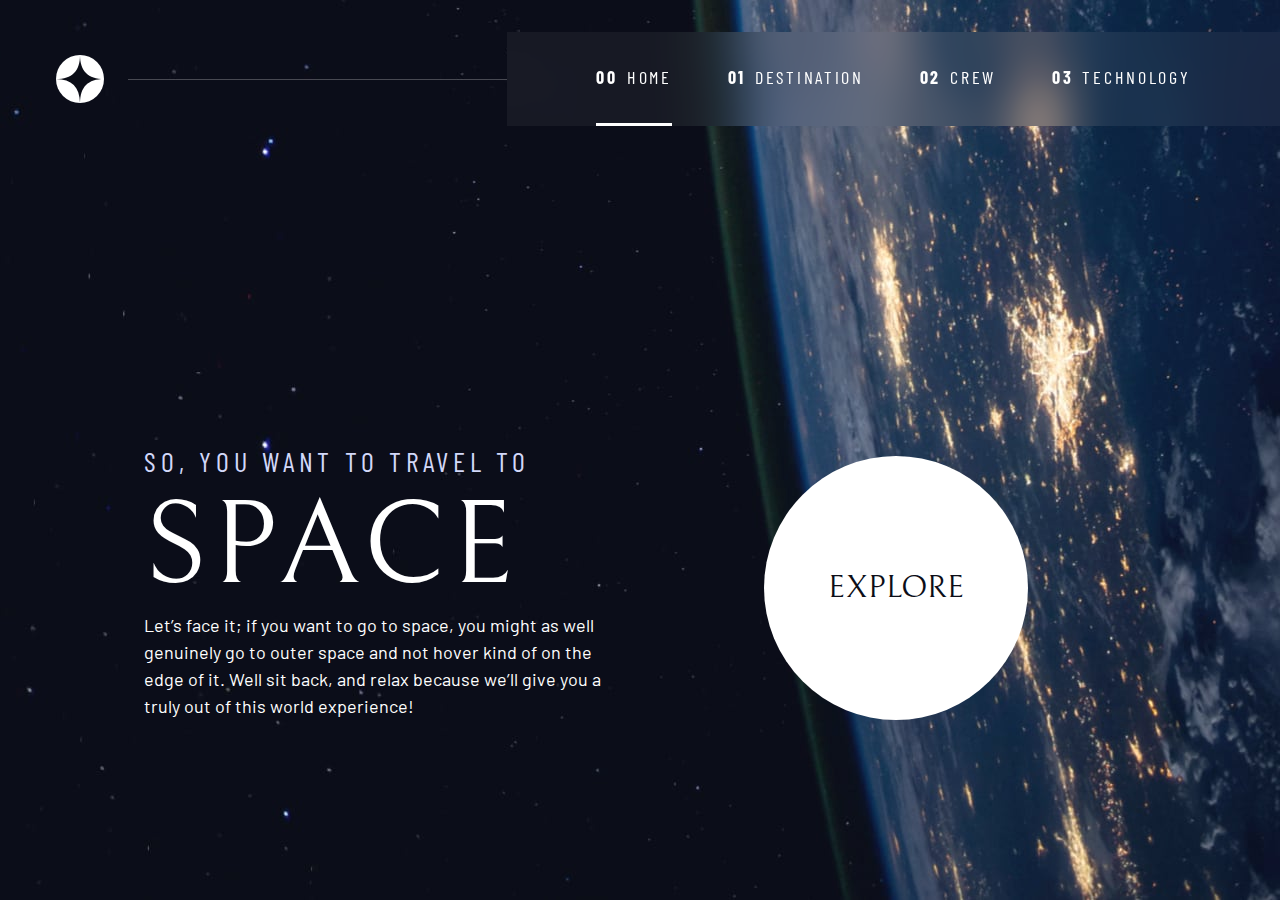
<file: index.html>
<!DOCTYPE html>
<html lang="en">
  <head>
    <meta charset="UTF-8" />
    <meta name="viewport" content="width=device-width, initial-scale=1.0" />

    <link
      rel="icon"
      type="image/png"
      sizes="32x32"
      href="./assets/favicon-32x32.png"
    />
    <!-- Google fonts -->
    <link rel="preconnect" href="https://fonts.googleapis.com" />
    <link rel="preconnect" href="https://fonts.gstatic.com" crossorigin />
    <link
      href="https://fonts.googleapis.com/css2?family=Barlow+Condensed:wght@400;700&family=Bellefair&family=Barlow:wght@400;700&display=swap"
      rel="stylesheet"
    />

    <!-- Our custom CSS -->
    <link rel="stylesheet" href="index.css" />
    <title>Frontend Mentor | Space tourism website</title>

    <script src="navigation.js" defer></script>
    <script src="tabs.js" defer></script>
  </head>

  <body class="home">
    <a class="skip-to-content" href="#main">Skip to main content</a>
    <header class="primary-header flex">
      <div>
        <img
          src="./assets/shared/logo.svg"
          alt="space tourism logo"
          class="logo"
        />
      </div>
      <button
        class="mobile-nav-toggle"
        aria-controls="primary-navigation"
        aria-expanded="false"
      >
        <span class="sr-only">Menu</span>
      </button>
      <nav>
        <ul
          id="primary-navigation"
          data-visible="false"
          class="primary-navigation underline-indicators flex"
        >
          <li class="active">
            <a
              class="ff-sans-cond uppercase text-white letter-spacing-2"
              href="index.html"
              ><span aria-hidden="true">00</span>Home</a
            >
          </li>
          <li>
            <a
              class="ff-sans-cond uppercase text-white letter-spacing-2"
              href="destination.html"
              ><span aria-hidden="true">01</span>Destination</a
            >
          </li>
          <li>
            <a
              class="ff-sans-cond uppercase text-white letter-spacing-2"
              href="crew.html"
              ><span aria-hidden="true">02</span>Crew</a
            >
          </li>
          <li>
            <a
              class="ff-sans-cond uppercase text-white letter-spacing-2"
              href="technology.html"
              ><span aria-hidden="true">03</span>Technology</a
            >
          </li>
        </ul>
      </nav>
    </header>

    <main id="main" class="grid-container grid-container--home">
      <div>
        <h1 class="text-accent fs-500 ff-sans-cond uppercase letter-spacing-1">
          So, you want to travel to
          <span class="d-block fs-900 ff-serif text-white">Space</span>
        </h1>

        <p>
          Let’s face it; if you want to go to space, you might as well genuinely
          go to outer space and not hover kind of on the edge of it. Well sit
          back, and relax because we’ll give you a truly out of this world
          experience!
        </p>
      </div>
      <div>
        <a href="#" class="large-button uppercase ff-serif text-dark bg-white"
          >Explore</a
        >
      </div>
    </main>
  </body>
</html>
</file>
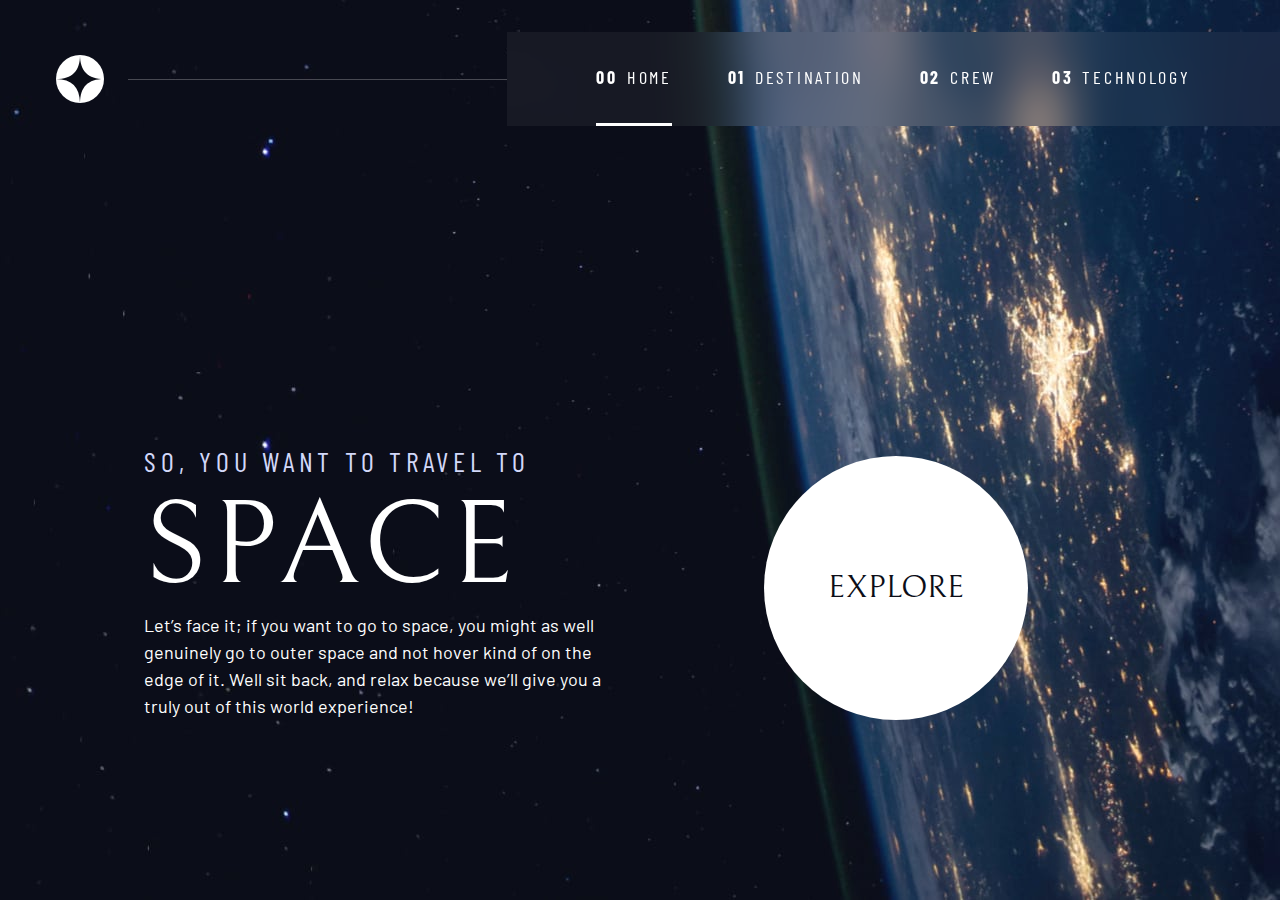
<file: starter-code/index.html>
<!DOCTYPE html>
<html lang="en">
  <head>
    <meta charset="UTF-8" />
    <meta name="viewport" content="width=device-width, initial-scale=1.0" />

    <link
      rel="icon"
      type="image/png"
      sizes="32x32"
      href="./assets/favicon-32x32.png"
    />
    <!-- Google fonts -->
    <link rel="preconnect" href="https://fonts.googleapis.com" />
    <link rel="preconnect" href="https://fonts.gstatic.com" crossorigin />
    <link
      href="https://fonts.googleapis.com/css2?family=Barlow+Condensed:wght@400;700&family=Bellefair&family=Barlow:wght@400;700&display=swap"
      rel="stylesheet"
    />

    <!-- Our custom CSS -->
    <link rel="stylesheet" href="css/style.css" />
    <title>Frontend Mentor | Space tourism website</title>

    <script src="index.js" defer></script>
  </head>

  <body class="home">
    <a class="skip-to-content" href="#main">Skip to main content</a>
    <header class="primary-header flex">
      <div>
        <img
          src="./assets/shared/logo.svg"
          alt="space tourism logo"
          class="logo"
        />
      </div>
      <button
        class="mobile-nav-toggle"
        aria-controls="primary-navigation"
        aria-expanded="false"
      >
        <span class="sr-only">Menu</span>
      </button>
      <nav>
        <ul
          id="primary-navigation"
          data-visible="false"
          class="primary-navigation underline-indicators flex"
        >
          <li class="active">
            <a
              class="ff-sans-cond uppercase text-white letter-spacing-2"
              href="index.html"
              ><span aria-hidden="true">00</span>Home</a
            >
          </li>
          <li>
            <a
              class="ff-sans-cond uppercase text-white letter-spacing-2"
              href="destination.html"
              ><span aria-hidden="true">01</span>Destination</a
            >
          </li>
          <li>
            <a
              class="ff-sans-cond uppercase text-white letter-spacing-2"
              href="crew.html"
              ><span aria-hidden="true">02</span>Crew</a
            >
          </li>
          <li>
            <a
              class="ff-sans-cond uppercase text-white letter-spacing-2"
              href="technology.html"
              ><span aria-hidden="true">03</span>Technology</a
            >
          </li>
        </ul>
      </nav>
    </header>

    <main id="main" class="grid-container grid-container--home">
      <div>
        <h1 class="text-accent fs-500 ff-sans-cond uppercase letter-spacing-1">
          So, you want to travel to
          <span class="d-block fs-900 ff-serif text-white">Space</span>
        </h1>

        <p>
          Let’s face it; if you want to go to space, you might as well genuinely
          go to outer space and not hover kind of on the edge of it. Well sit
          back, and relax because we’ll give you a truly out of this world
          experience!
        </p>
      </div>
      <div>
        <a href="#" class="large-button uppercase ff-serif text-dark bg-white"
          >Explore</a
        >
      </div>
    </main>
  </body>
</html>
</file>
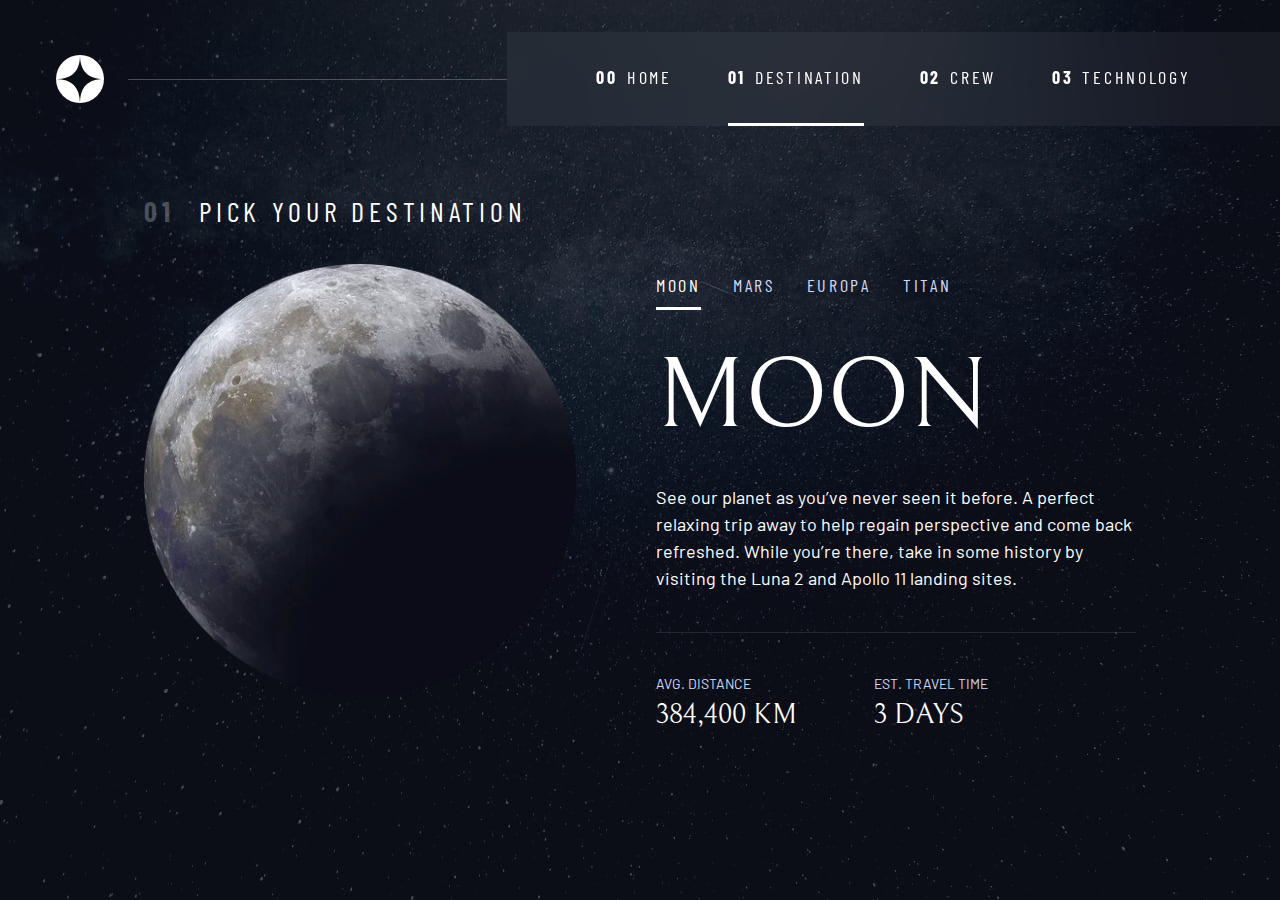
<file: destination.html>
<!DOCTYPE html>
<html lang="en">
  <head>
    <meta charset="UTF-8" />
    <meta name="viewport" content="width=device-width, initial-scale=1.0" />

    <link
      rel="icon"
      type="image/png"
      sizes="32x32"
      href="./assets/favicon-32x32.png"
    />
    <!-- Google fonts -->
    <link rel="preconnect" href="https://fonts.googleapis.com" />
    <link rel="preconnect" href="https://fonts.gstatic.com" crossorigin />
    <link
      href="https://fonts.googleapis.com/css2?family=Barlow+Condensed:wght@400;700&family=Bellefair&family=Barlow:wght@400;700&display=swap"
      rel="stylesheet"
    />

    <!-- Our custom CSS -->
    <link rel="stylesheet" href="index.css" />
    <title>Frontend Mentor | Space tourism website</title>
    <script src="navigation.js" defer></script>
    <script src="tabs.js" defer></script>
  </head>

  <body class="destination">
    <a class="skip-to-content" href="#main">Skip to content</a>
    <header class="primary-header flex">
      <div>
        <img
          src="./assets/shared/logo.svg"
          alt="space tourism logo"
          class="logo"
        />
      </div>
      <button class="mobile-nav-toggle" aria-controls="primary-navigation">
        <span class="sr-only" aria-expanded="false">Menu</span>
      </button>
      <nav>
        <ul
          id="primary-navigation"
          data-visible="false"
          class="primary-navigation underline-indicators flex"
        >
          <li>
            <a
              class="ff-sans-cond uppercase text-white letter-spacing-2"
              href="index.html"
              ><span aria-hidden="true">00</span>Home</a
            >
          </li>
          <li class="active">
            <a
              class="ff-sans-cond uppercase text-white letter-spacing-2"
              href="destination.html"
              ><span aria-hidden="true">01</span>Destination</a
            >
          </li>
          <li>
            <a
              class="ff-sans-cond uppercase text-white letter-spacing-2"
              href="crew.html"
              ><span aria-hidden="true">02</span>Crew</a
            >
          </li>
          <li>
            <a
              class="ff-sans-cond uppercase text-white letter-spacing-2"
              href="technology.html"
              ><span aria-hidden="true">03</span>Technology</a
            >
          </li>
        </ul>
      </nav>
    </header>

    <main id="main" class="grid-container grid-container--destination flow">
      <h1 class="numbered-title">
        <span aria-hidden="true">01</span> Pick your destination
      </h1>

      <picture id="moon-image">
        <source srcset="assets/destination/image-moon.webp" type="image/webp" />
        <img src="assets/destination/image-moon.png" alt="the moon" />
      </picture>
      <picture hidden id="mars-image">
        <source srcset="assets/destination/image-mars.webp" type="image/webp" />
        <img src="assets/destination/image-mars.png" alt="the planet mars" />
      </picture>
      <picture hidden id="europa-image">
        <source
          srcset="assets/destination/image-europa.webp"
          type="image/webp"
        />
        <img
          src="assets/destination/image-europa.png"
          alt="the planet europa"
        />
      </picture>
      <picture hidden id="titan-image">
        <source
          srcset="assets/destination/image-titan.webp"
          type="image/webp"
        />
        <img src="assets/destination/image-titan.png" alt="the moon titan" />
      </picture>

      <div
        class="tab-list underline-indicators flex"
        role="tablist"
        aria-label="destination list"
      >
        <button
          aria-selected="true"
          role="tab"
          aria-controls="moon-tab"
          class="uppercase ff-sans-cond text-accent letter-spacing-2"
          tabindex="0"
          data-image="moon-image"
        >
          Moon
        </button>
        <button
          aria-selected="false"
          role="tab"
          aria-controls="mars-tab"
          class="uppercase ff-sans-cond text-accent letter-spacing-2"
          tabindex="-1"
          data-image="mars-image"
        >
          Mars
        </button>
        <button
          aria-selected="false"
          role="tab"
          aria-controls="europa-tab"
          class="uppercase ff-sans-cond text-accent letter-spacing-2"
          tabindex="-1"
          data-image="europa-image"
        >
          Europa
        </button>
        <button
          aria-selected="false"
          role="tab"
          aria-controls="titan-tab"
          class="uppercase ff-sans-cond text-accent letter-spacing-2"
          tabindex="-1"
          data-image="titan-image"
        >
          Titan
        </button>
      </div>

      <!-- The moon -->
      <article
        class="destination-info flow"
        id="moon-tab"
        tabindex="0"
        role="tabpanel"
      >
        <h2 class="fs-800 uppercase ff-serif">Moon</h2>

        <p>
          See our planet as you’ve never seen it before. A perfect relaxing trip
          away to help regain perspective and come back refreshed. While you’re
          there, take in some history by visiting the Luna 2 and Apollo 11
          landing sites.
        </p>

        <div class="destination-meta flex">
          <div>
            <h3 class="text-accent fs-200 uppercase">Avg. distance</h3>
            <p class="ff-serif uppercase">384,400 km</p>
          </div>
          <div>
            <h3 class="text-accent fs-200 uppercase">Est. travel time</h3>
            <p class="ff-serif uppercase">3 days</p>
          </div>
        </div>
      </article>

      <!-- Mars -->
      <article
        hidden
        class="destination-info flow"
        id="mars-tab"
        tabindex="0"
        role="tabpanel"
      >
        <h2 class="fs-800 uppercase ff-serif">Mars</h2>

        <p>
          Don’t forget to pack your hiking boots. You’ll need them to tackle
          Olympus Mons, the tallest planetary mountain in our solar system. It’s
          two and a half times the size of Everest!
        </p>

        <div class="destination-meta flex">
          <div>
            <h3 class="text-accent fs-200 uppercase">Avg. distance</h3>
            <p class="ff-serif uppercase">225 mil. km</p>
          </div>
          <div>
            <h3 class="text-accent fs-200 uppercase">Est. travel time</h3>
            <p class="ff-serif uppercase">9 months</p>
          </div>
        </div>
      </article>

      <!-- Europa -->
      <article
        hidden
        class="destination-info flow"
        id="europa-tab"
        tabindex="0"
        role="tabpanel"
      >
        <h2 class="fs-800 uppercase ff-serif">Europa</h2>

        <p>
          The smallest of the four Galilean moons orbiting Jupiter, Europa is a
          winter lover’s dream. With an icy surface, it’s perfect for a bit of
          ice skating, curling, hockey, or simple relaxation in your snug
          wintery cabin.
        </p>
        <div class="destination-meta flex">
          <div>
            <h3 class="text-accent fs-200 uppercase">Avg. distance</h3>
            <p class="ff-serif uppercase">628 mil. km</p>
          </div>
          <div>
            <h3 class="text-accent fs-200 uppercase">Est. travel time</h3>
            <p class="ff-serif uppercase">3 years</p>
          </div>
        </div>
      </article>

      <!-- Titan -->
      <article
        hidden
        class="destination-info flow"
        id="titan-tab"
        tabindex="0"
        role="tabpanel"
      >
        <h2 class="fs-800 uppercase ff-serif">Titan</h2>

        <p>
          The only moon known to have a dense atmosphere other than Earth, Titan
          is a home away from home (just a few hundred degrees colder!). As a
          bonus, you get striking views of the Rings of Saturn.
        </p>

        <div class="destination-meta flex">
          <div>
            <h3 class="text-accent fs-200 uppercase">Avg. distance</h3>
            <p class="ff-serif uppercase">1.6 bil. km</p>
          </div>
          <div>
            <h3 class="text-accent fs-200 uppercase">Est. travel time</h3>
            <p class="ff-serif uppercase">7 years</p>
          </div>
        </div>
      </article>
    </main>
  </body>
</html>
</file>
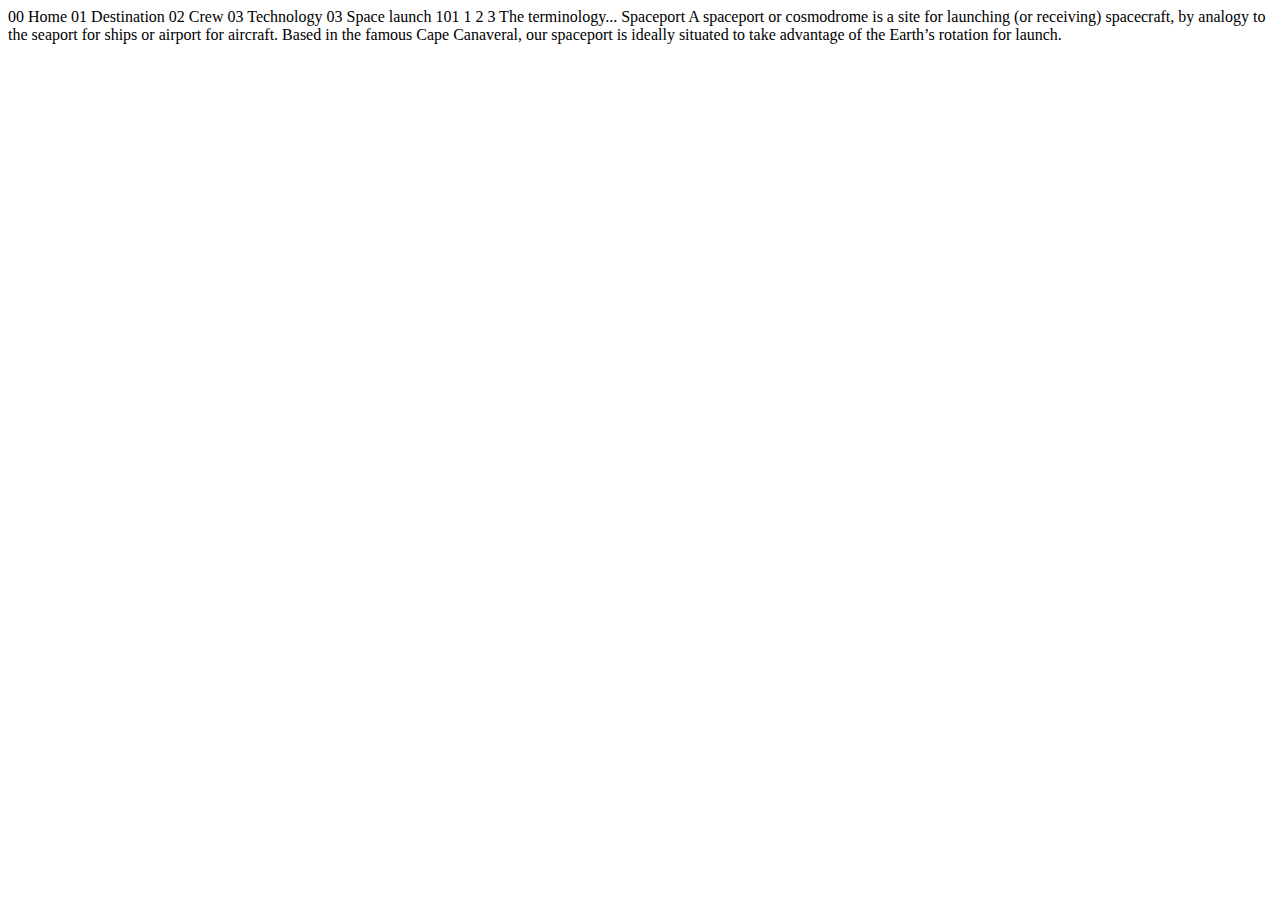
<file: technology-spaceport.html>
<!DOCTYPE html>
<html lang="en">
<head>
  <meta charset="UTF-8">
  <meta name="viewport" content="width=device-width, initial-scale=1.0">

  <link rel="icon" type="image/png" sizes="32x32" href="./assets/favicon-32x32.png">
  
  <title>Frontend Mentor | Space tourism website</title>
</head>
<body>

  00 Home
  01 Destination
  02 Crew
  03 Technology

  03 Space launch 101

  1
  2
  3

  The terminology...
  Spaceport

  A spaceport or cosmodrome is a site for launching (or receiving) spacecraft, 
  by analogy to the seaport for ships or airport for aircraft. Based in the 
  famous Cape Canaveral, our spaceport is ideally situated to take advantage 
  of the Earth’s rotation for launch.
</body>
</html>
</file>
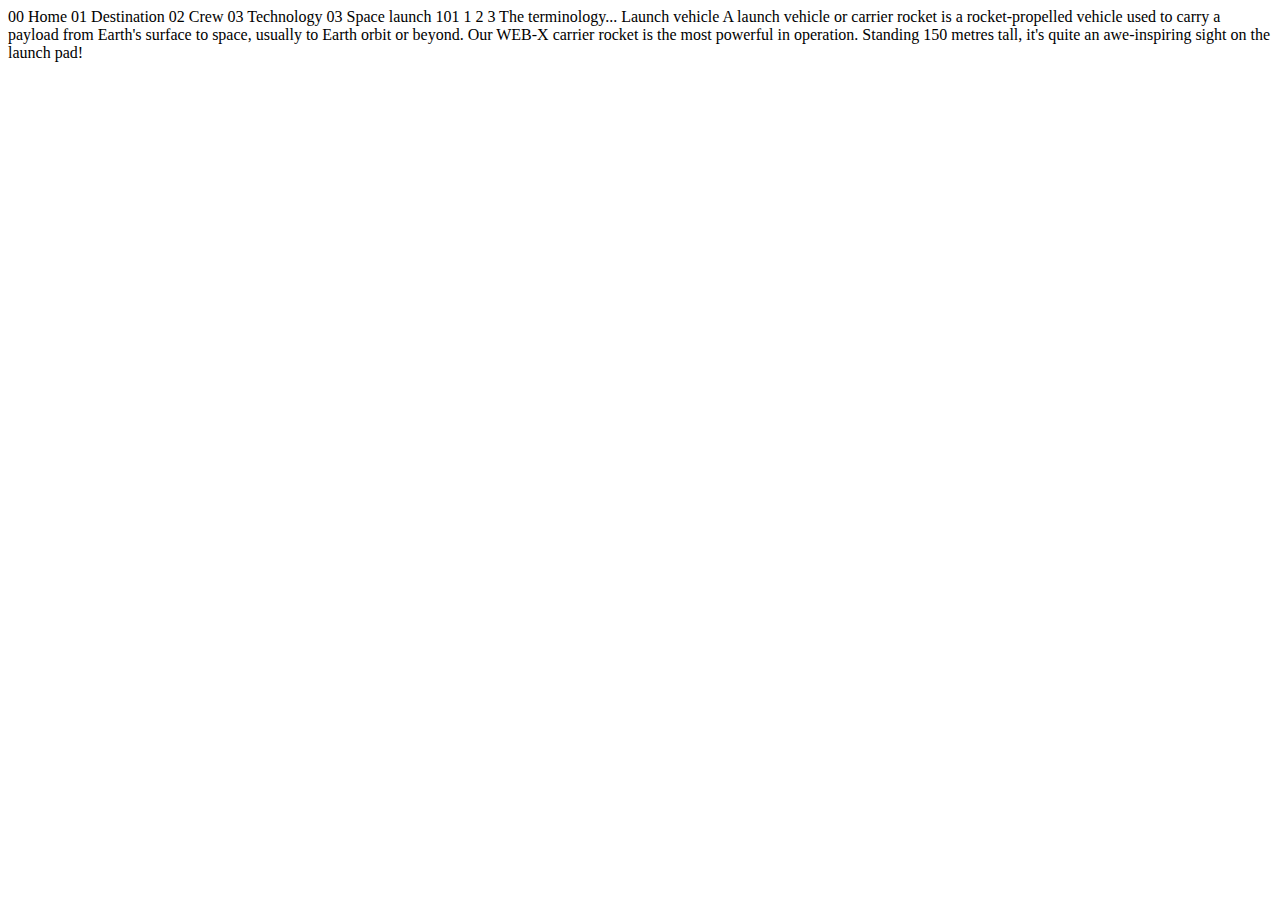
<file: technology-vehicle.html>
<!DOCTYPE html>
<html lang="en">
<head>
  <meta charset="UTF-8">
  <meta name="viewport" content="width=device-width, initial-scale=1.0">

  <link rel="icon" type="image/png" sizes="32x32" href="./assets/favicon-32x32.png">
  
  <title>Frontend Mentor | Space tourism website</title>
</head>
<body>

  00 Home
  01 Destination
  02 Crew
  03 Technology

  03 Space launch 101

  1
  2
  3

  The terminology...
  Launch vehicle

  A launch vehicle or carrier rocket is a rocket-propelled vehicle used to carry a 
  payload from Earth's surface to space, usually to Earth orbit or beyond. Our 
  WEB-X carrier rocket is the most powerful in operation. Standing 150 metres tall, 
  it's quite an awe-inspiring sight on the launch pad!
</body>
</html>
</file>
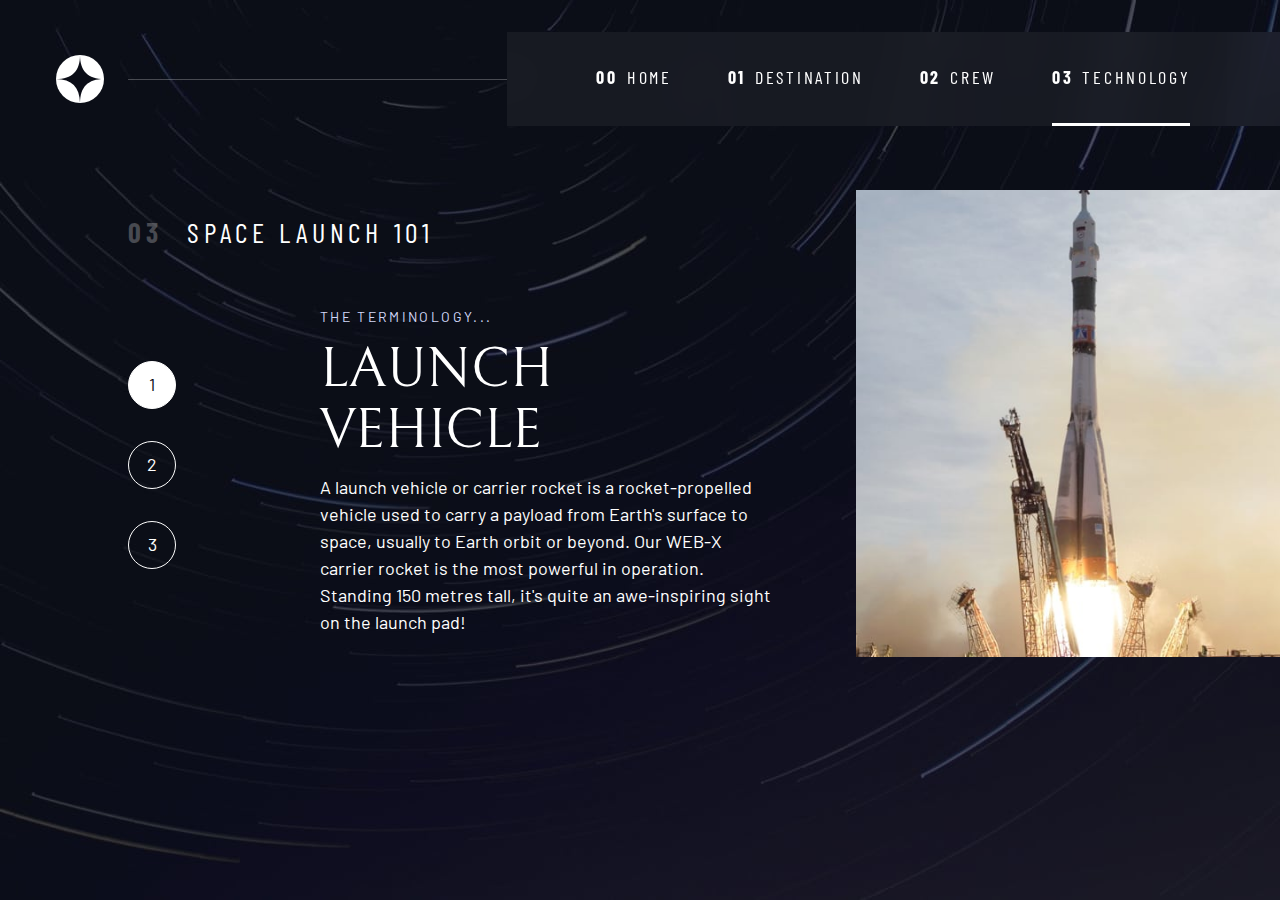
<file: technology.html>
<!DOCTYPE html>
<html lang="en">
  <head>
    <meta charset="UTF-8" />
    <meta name="viewport" content="width=device-width, initial-scale=1.0" />

    <link
      rel="icon"
      type="image/png"
      sizes="32x32"
      href="./assets/favicon-32x32.png"
    />
    <!-- Google fonts -->
    <link rel="preconnect" href="https://fonts.googleapis.com" />
    <link rel="preconnect" href="https://fonts.gstatic.com" crossorigin />
    <link
      href="https://fonts.googleapis.com/css2?family=Barlow+Condensed:wght@400;700&family=Bellefair&family=Barlow:wght@400;700&display=swap"
      rel="stylesheet"
    />

    <!-- Our custom CSS -->
    <link rel="stylesheet" href="index.css" />
    <title>Frontend Mentor | Space tourism website</title>
    <script src="navigation.js" defer></script>
    <script src="tabs.js" defer></script>
  </head>

  <body class="technology">
    <a class="skip-to-content" href="#main">Skip to content</a>
    <header class="primary-header flex">
      <div>
        <img
          src="./assets/shared/logo.svg"
          alt="space tourism logo"
          class="logo"
        />
      </div>
      <button class="mobile-nav-toggle" aria-controls="primary-navigation">
        <span class="sr-only" aria-expanded="false">Menu</span>
      </button>
      <nav>
        <ul
          id="primary-navigation"
          data-visible="false"
          class="primary-navigation underline-indicators flex"
        >
          <li>
            <a
              class="ff-sans-cond uppercase text-white letter-spacing-2"
              href="index.html"
              ><span aria-hidden="true">00</span>Home</a
            >
          </li>
          <li>
            <a
              class="ff-sans-cond uppercase text-white letter-spacing-2"
              href="destination.html"
              ><span aria-hidden="true">01</span>Destination</a
            >
          </li>
          <li>
            <a
              class="ff-sans-cond uppercase text-white letter-spacing-2"
              href="crew.html"
              ><span aria-hidden="true">02</span>Crew</a
            >
          </li>
          <li class="active">
            <a
              class="ff-sans-cond uppercase text-white letter-spacing-2"
              href="technology.html"
              ><span aria-hidden="true">03</span>Technology</a
            >
          </li>
        </ul>
      </nav>
    </header>

    <main id="main" class="grid-container grid-container--technology flow">
      <h1 class="numbered-title">
        <span aria-hidden="true">03</span> Space launch 101
      </h1>

      <picture id="vehicle-image">
        <img
          class="landscape"
          src="assets/technology/image-launch-vehicle-landscape.jpg"
          alt="the launch vehicle"
        />
        <img
          class="portrait"
          src="assets/technology/image-launch-vehicle-portrait.jpg"
          alt="the launch vehicle"
        />
      </picture>
      <picture hidden id="spaceport-image">
        <img
          class="landscape"
          src="assets/technology/image-spaceport-landscape.jpg"
          alt="spaceport"
        />
        <img
          class="portrait"
          src="assets/technology/image-spaceport-portrait.jpg"
          alt="spaceport"
        />
      </picture>
      <picture hidden id="spacecapsule-image">
        <img
          class="landscape"
          src="assets/technology/image-space-capsule-landscape.jpg"
          alt="space capsule"
        />
        <img
          class="portrait"
          src="assets/technology/image-space-capsule-portrait.jpg"
          alt="space capsule"
        />
      </picture>

      <div role="tablist" class="numbered-indicators flex" style="--gap: 2rem">
        <button
          aria-selected="true"
          role="tab"
          aria-controls="vehicle-tab"
          tabindex="0"
          data-image="vehicle-image"
        >
          1
        </button>
        <button
          aria-selected="false"
          role="tab"
          aria-controls="spaceport-tab"
          tabindex="-1"
          data-image="spaceport-image"
        >
          2
        </button>
        <button
          aria-selected="false"
          role="tab"
          aria-controls="spacecapsule-tab"
          tabindex="-1"
          data-image="spacecapsule-image"
        >
          3
        </button>
      </div>

      <!-- landing vehicle -->
      <article
        class="technology-details flow flow--space-small"
        id="vehicle-tab"
        tabindex="0"
        role="tabpanel"
      >
        <h3 class="text-accent fs-200 uppercase letter-spacing-3">
          The terminology...
        </h3>

        <h2 class="fs-700 uppercase ff-serif">launch vehicle</h2>

        <p>
          A launch vehicle or carrier rocket is a rocket-propelled vehicle used
          to carry a payload from Earth's surface to space, usually to Earth
          orbit or beyond. Our WEB-X carrier rocket is the most powerful in
          operation. Standing 150 metres tall, it's quite an awe-inspiring sight
          on the launch pad!
        </p>
      </article>

      <article
        hidden
        class="technology-details flow flow--space-small"
        id="spaceport-tab"
        tabindex="0"
        role="tabpanel"
      >
        <h3 class="text-accent fs-200 uppercase letter-spacing-3">
          The terminology...
        </h3>

        <h2 class="fs-700 uppercase ff-serif">spaceport</h2>

        <p>
          A spaceport or cosmodrome is a site for launching (or receiving)
          spacecraft, by analogy to the seaport for ships or airport for
          aircraft. Based in the famous Cape Canaveral, our spaceport is ideally
          situated to take advantage of the Earth’s rotation for launch.
        </p>
      </article>

      <article
        hidden
        class="technology-details flow flow--space-small"
        id="spacecapsule-tab"
        tabindex="0"
        role="tabpanel"
      >
        <h3 class="text-accent fs-200 uppercase letter-spacing-3">
          The terminology...
        </h3>

        <h2 class="fs-700 uppercase ff-serif">space capsule</h2>

        <p>
          A space capsule is an often-crewed spacecraft that uses a blunt-body
          reentry capsule to reenter the Earth's atmosphere without wings. Our
          capsule is where you'll spend your time during the flight. It includes
          a space gym, cinema, and plenty of other activities to keep you
          entertained.
        </p>
      </article>
    </main>
  </body>
</html>
</file>
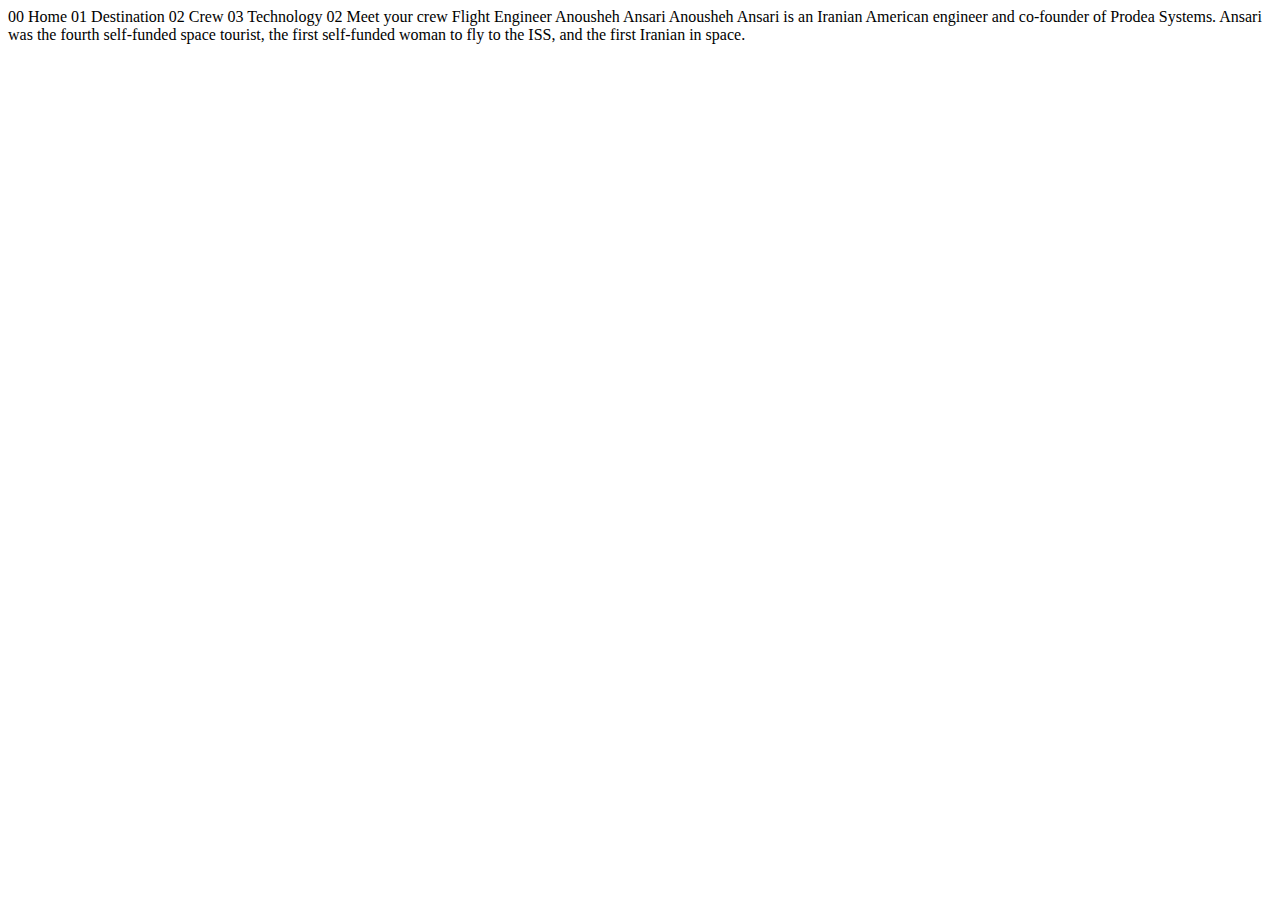
<file: starter-code/crew-engineer.html>
<!DOCTYPE html>
<html lang="en">
<head>
  <meta charset="UTF-8">
  <meta name="viewport" content="width=device-width, initial-scale=1.0">

  <link rel="icon" type="image/png" sizes="32x32" href="./assets/favicon-32x32.png">
  
  <title>Frontend Mentor | Space tourism website</title>
</head>
<body>

  00 Home
  01 Destination
  02 Crew
  03 Technology

  02 Meet your crew

  Flight Engineer
  Anousheh Ansari

  Anousheh Ansari is an Iranian American engineer and co-founder of Prodea Systems. 
  Ansari was the fourth self-funded space tourist, the first self-funded woman to 
  fly to the ISS, and the first Iranian in space. 
</body>
</html>
</file>
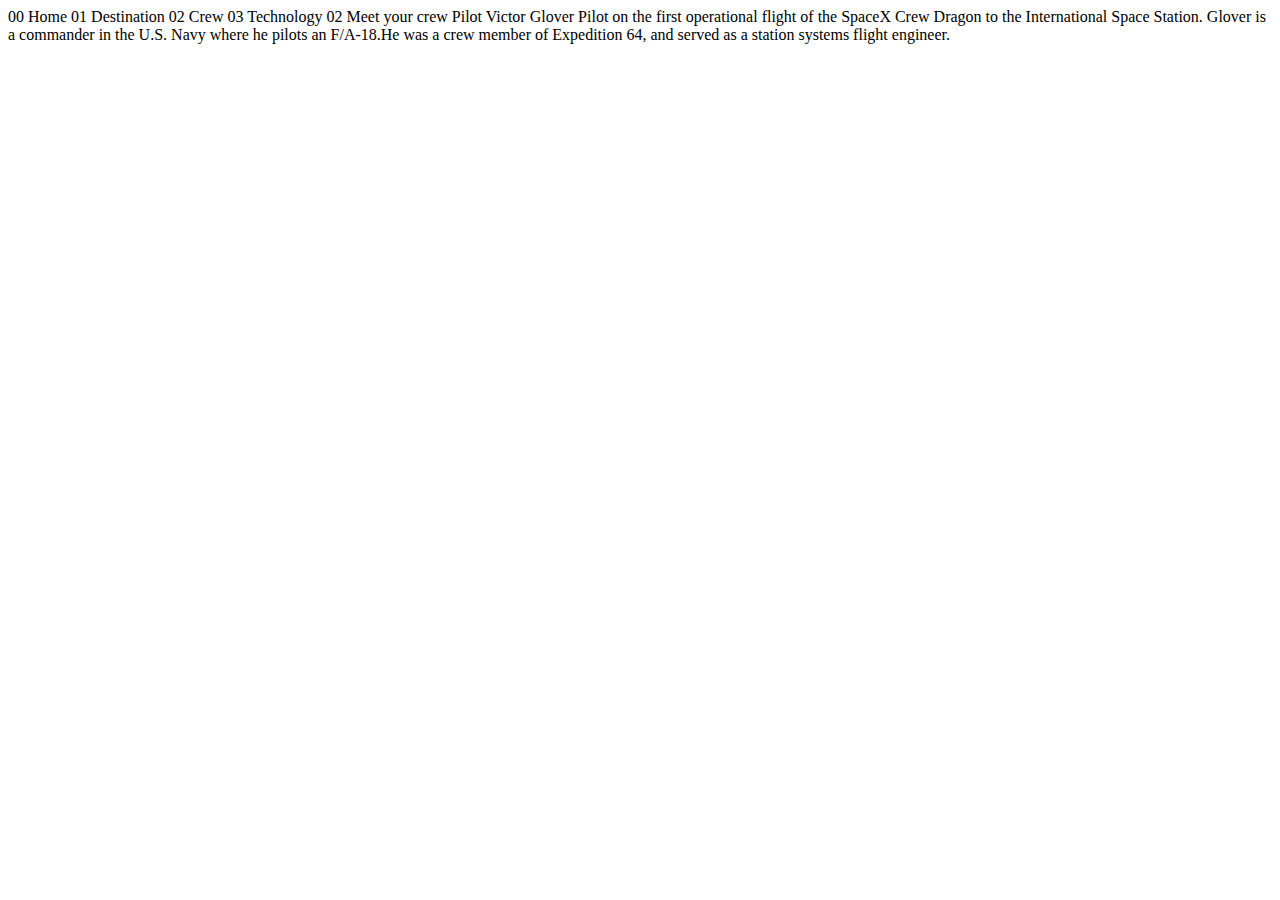
<file: starter-code/crew-pilot.html>
<!DOCTYPE html>
<html lang="en">
<head>
  <meta charset="UTF-8">
  <meta name="viewport" content="width=device-width, initial-scale=1.0">

  <link rel="icon" type="image/png" sizes="32x32" href="./assets/favicon-32x32.png">
  
  <title>Frontend Mentor | Space tourism website</title>
</head>
<body>

  00 Home
  01 Destination
  02 Crew
  03 Technology

  02 Meet your crew

  Pilot
  Victor Glover

  Pilot on the first operational flight of the SpaceX Crew Dragon to the 
  International Space Station. Glover is a commander in the U.S. Navy where 
  he pilots an F/A-18.He was a crew member of Expedition 64, and served as a 
  station systems flight engineer. 
</body>
</html>
</file>
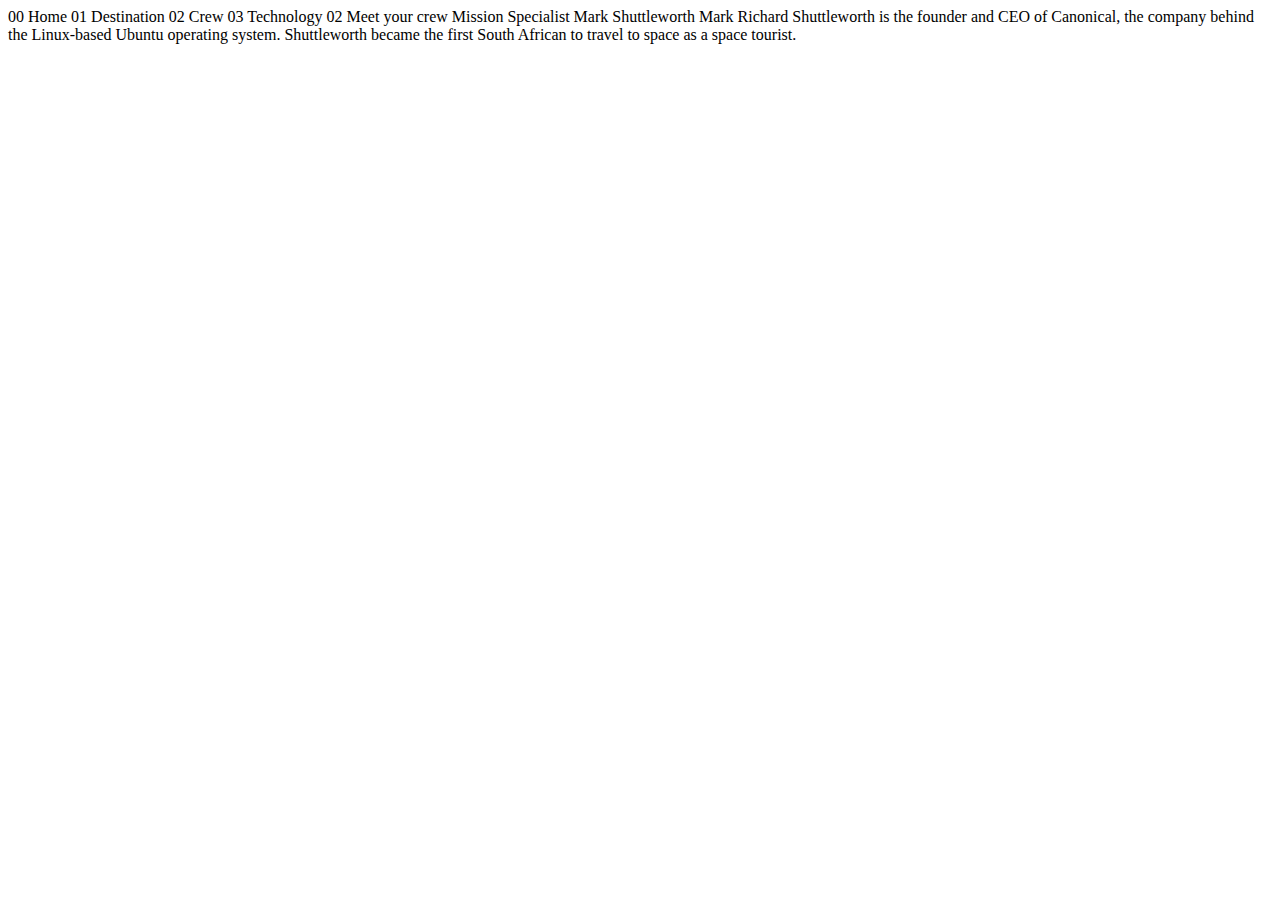
<file: starter-code/crew-specialist.html>
<!DOCTYPE html>
<html lang="en">
<head>
  <meta charset="UTF-8">
  <meta name="viewport" content="width=device-width, initial-scale=1.0">

  <link rel="icon" type="image/png" sizes="32x32" href="./assets/favicon-32x32.png">
  
  <title>Frontend Mentor | Space tourism website</title>
</head>
<body>

  00 Home
  01 Destination
  02 Crew
  03 Technology

  02 Meet your crew

  Mission Specialist
  Mark Shuttleworth

  Mark Richard Shuttleworth is the founder and CEO of Canonical, the company behind 
  the Linux-based Ubuntu operating system. Shuttleworth became the first South 
  African to travel to space as a space tourist.
</body>
</html>
</file>
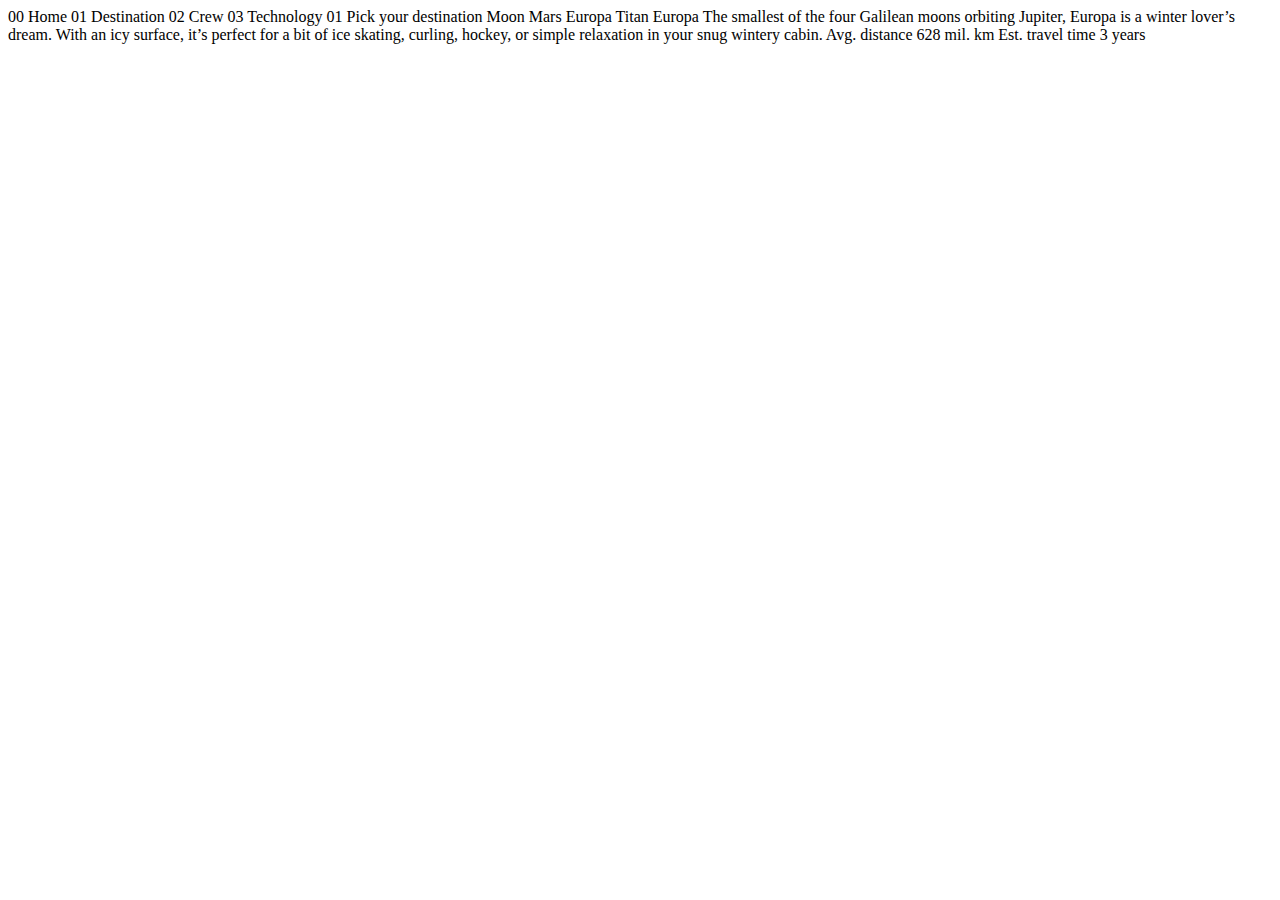
<file: starter-code/destination-europa.html>
<!DOCTYPE html>
<html lang="en">
<head>
  <meta charset="UTF-8">
  <meta name="viewport" content="width=device-width, initial-scale=1.0">

  <link rel="icon" type="image/png" sizes="32x32" href="./assets/favicon-32x32.png">
  
  <title>Frontend Mentor | Space tourism website</title>
</head>
<body>

  00 Home
  01 Destination
  02 Crew
  03 Technology

  01 Pick your destination

  Moon
  Mars
  Europa
  Titan

  Europa

  The smallest of the four Galilean moons orbiting Jupiter, Europa is a 
  winter lover’s dream. With an icy surface, it’s perfect for a bit of 
  ice skating, curling, hockey, or simple relaxation in your snug 
  wintery cabin.

  Avg. distance
  628 mil. km

  Est. travel time
  3 years
</body>
</html>
</file>
<file: index.css>
/* ------------------- */
/* Custom properties   */
/* ------------------- */

:root {
  /* colors */
  --clr-dark: 230 35% 7%;
  --clr-light: 231 77% 90%;
  --clr-white: 0 0% 100%;

  /* font-sizes */
  --fs-900: clamp(5rem, 8vw + 1rem, 9.375rem);
  --fs-800: 3.5rem;
  --fs-700: 1.5rem;
  --fs-600: 1rem;
  --fs-500: 1rem;
  --fs-400: 0.9375rem;
  --fs-300: 1rem;
  --fs-200: 0.875rem;

  /* font-families */
  --ff-serif: "Bellefair", serif;
  --ff-sans-cond: "Barlow Condensed", sans-serif;
  --ff-sans-normal: "Barlow", sans-serif;
}

@media (min-width: 35em) {
  :root {
    --fs-800: 5rem;
    --fs-700: 2.5rem;
    --fs-600: 1.5rem;
    --fs-500: 1.25rem;
    --fs-400: 1rem;
  }
}

@media (min-width: 45em) {
  :root {
    /* font-sizes */
    --fs-800: 6.25rem;
    --fs-700: 3.5rem;
    --fs-600: 2rem;
    --fs-500: 1.75rem;
    --fs-400: 1.125rem;
  }
}

/* ------------------- */
/* Reset               */
/* ------------------- */

/* https://piccalil.li/blog/a-modern-css-reset/ */

/* Box sizing */
*,
*::before,
*::after {
  box-sizing: border-box;
}

/* Reset margins */
body,
h1,
h2,
h3,
h4,
h5,
p,
figure,
picture {
  margin: 0;
}

h1,
h2,
h3,
h4,
h5,
h6,
p {
  font-weight: 400;
}

/* set up the body */
body {
  font-family: var(--ff-sans-normal);
  font-size: var(--fs-400);
  color: hsl(var(--clr-white));
  background-color: hsl(var(--clr-dark));
  line-height: 1.5;
  min-height: 100vh;

  display: grid;
  grid-template-rows: min-content 1fr;

  overflow-x: hidden;
}

/* make images easier to work with */
img {
  max-width: 100%;
  display: block;
}

/* make form elements easier to work with */
input,
button,
textarea,
select {
  font: inherit;
}

/* remove animations for people who've turned them off */
@media (prefers-reduced-motion: reduce) {
  *,
  *::before,
  *::after {
    animation-duration: 0.01ms !important;
    animation-iteration-count: 1 !important;
    transition-duration: 0.01ms !important;
    scroll-behavior: auto !important;
  }
}

/* ------------------- */
/* Utility classes     */
/* ------------------- */

/* general */

.flex {
  display: flex;
  gap: var(--gap, 1rem);
}

.grid {
  display: grid;
  gap: var(--gap, 1rem);
}

.d-block {
  display: block;
}

.flow > *:where(:not(:first-child)) {
  margin-top: var(--flow-space, 1rem);
}

.flow--space-small {
  --flow-space: 0.75rem;
}

.container {
  padding-inline: 2em;
  margin-inline: auto;
  max-width: 80rem;
}

.sr-only {
  position: absolute;
  width: 1px;
  height: 1px;
  padding: 0;
  margin: -1px;
  overflow: hidden;
  clip: rect(0, 0, 0, 0);
  white-space: nowrap; /* added line */
  border: 0;
}

.skip-to-content {
  position: absolute;
  z-index: 9999;
  background: hsl(var(--clr-white));
  color: hsl(var(--clr-dark));
  padding: 0.5em 1em;
  margin-inline: auto;
  transform: translateY(-100%);
  transition: transform 250ms ease-in;
}

.skip-to-content:focus {
  transform: translateY(0);
}

/* colors */

.bg-dark {
  background-color: hsl(var(--clr-dark));
}
.bg-accent {
  background-color: hsl(var(--clr-light));
}
.bg-white {
  background-color: hsl(var(--clr-white));
}

.text-dark {
  color: hsl(var(--clr-dark));
}
.text-accent {
  color: hsl(var(--clr-light));
}
.text-white {
  color: hsl(var(--clr-white));
}

/* typography */

.ff-serif {
  font-family: var(--ff-serif);
}
.ff-sans-cond {
  font-family: var(--ff-sans-cond);
}
.ff-sans-normal {
  font-family: var(--ff-sans-normal);
}

.letter-spacing-1 {
  letter-spacing: 4.75px;
}
.letter-spacing-2 {
  letter-spacing: 2.7px;
}
.letter-spacing-3 {
  letter-spacing: 2.35px;
}

.uppercase {
  text-transform: uppercase;
}

.fs-900 {
  font-size: var(--fs-900);
}
.fs-800 {
  font-size: var(--fs-800);
}
.fs-700 {
  font-size: var(--fs-700);
}
.fs-600 {
  font-size: var(--fs-600);
}
.fs-500 {
  font-size: var(--fs-500);
}
.fs-400 {
  font-size: var(--fs-400);
}
.fs-300 {
  font-size: var(--fs-300);
}
.fs-200 {
  font-size: var(--fs-200);
}

.fs-900,
.fs-800,
.fs-700,
.fs-600 {
  line-height: 1.1;
}

.numbered-title {
  font-family: var(--ff-sans-cond);
  font-size: var(--fs-500);
  text-transform: uppercase;
  letter-spacing: 4.72px;
}

.numbered-title span {
  margin-right: 0.5em;
  font-weight: 700;
  color: hsl(var(--clr-white) / 0.25);
}

/* ------------------- */
/* Compontents         */
/* ------------------- */

.large-button {
  font-size: 2rem;
  position: relative;
  z-index: 1;
  display: inline-grid;
  place-items: center;
  padding: 0 2em;
  border-radius: 50%;
  aspect-ratio: 1;
  text-decoration: none;
}

.large-button::after {
  content: "";
  position: absolute;
  z-index: -1;
  width: 100%;
  height: 100%;
  background: hsl(var(--clr-white) / 0.1);
  border-radius: 50%;
  opacity: 0;
  transition: opacity 500ms linear, transform 750ms ease-in-out;
}

.large-button:hover::after,
.large-button:focus::after {
  opacity: 1;
  transform: scale(1.5);
}

/* primary-header */

.logo {
  margin: 1.5rem clamp(1.5rem, 5vw, 3.5rem);
}

.primary-header {
  justify-content: space-between;
  align-items: center;
}

.primary-navigation {
  --gap: clamp(1.5rem, 5vw, 3.5rem);
  --underline-gap: 2rem;
  list-style: none;
  padding: 0;
  margin: 0;
  background: hsl(var(--clr-white) / 0.05);
  backdrop-filter: blur(1.5rem);
}

.primary-navigation a {
  text-decoration: none;
}

.primary-navigation a > span {
  font-weight: 700;
  margin-right: 0.5em;
}

.mobile-nav-toggle {
  display: none;
}

@media (max-width: 35rem) {
  .primary-navigation {
    --underline-gap: 0.5rem;
    position: fixed;
    z-index: 1000;
    inset: 0 0 0 30%;
    list-style: none;
    padding: min(20rem, 15vh) 2rem;
    margin: 0;
    flex-direction: column;
    transform: translateX(100%);
    transition: transform 500ms ease-in-out;
  }

  .primary-navigation[data-visible="true"] {
    transform: translateX(0);
  }

  .primary-navigation.underline-indicators > .active {
    border: 0;
  }

  .mobile-nav-toggle {
    display: block;
    position: absolute;
    z-index: 2000;
    right: 1rem;
    top: 2rem;
    background: transparent;
    background-image: url(./assets/shared/icon-hamburger.svg);
    background-repeat: no-repeat;
    background-position: center;
    width: 1.5rem;
    aspect-ratio: 1;
    border: 0;
  }

  .mobile-nav-toggle[aria-expanded="true"] {
    background-image: url(./assets/shared/icon-close.svg);
  }

  .mobile-nav-toggle:focus-visible {
    outline: 5px solid white;
    outline-offset: 5px;
  }
}

@media (min-width: 35em) {
  .primary-navigation {
    padding-inline: clamp(3rem, 7vw, 7rem);
  }
}

@media (min-width: 35em) and (max-width: 44.999em) {
  .primary-navigation a > span {
    display: none;
  }
}

@media (min-width: 45em) {
  .primary-header::after {
    content: "";
    display: block;
    position: relative;
    height: 1px;
    width: 100%;
    margin-right: -2.5rem;
    background: hsl(var(--clr-white) / 0.25);
    order: 1;
  }

  nav {
    order: 2;
  }

  .primary-navigation {
    margin-block: 2rem;
  }
}

.underline-indicators > * {
  cursor: pointer;
  padding: var(--underline-gap, 0.5rem) 0;
  border: 0;
  border-bottom: 0.2rem solid hsl(var(--clr-white) / 0);
  background-color: transparent;
}

.underline-indicators > *:hover,
.underline-indicators > *:focus {
  border-color: hsl(var(--clr-white) / 0.5);
}

.underline-indicators > .active,
.underline-indicators > [aria-selected="true"] {
  color: hsl(var(--clr-white) / 1);
  border-color: hsl(var(--clr-white) / 1);
}

.tab-list {
  --gap: 2rem;
}

.dot-indicators > * {
  cursor: pointer;
  border: 0;
  border-radius: 50%;
  padding: 0.5em;
  background-color: hsl(var(--clr-white) / 0.25);
}

.dot-indicators > *:hover,
.dot-indicators > *:focus {
  background-color: hsl(var(--clr-white) / 0.5);
}

.dot-indicators > [aria-selected="true"] {
  background-color: hsl(var(--clr-white) / 1);
}

.numbered-indicators {
  margin-bottom: 2rem;
}

.numbered-indicators > * {
  width: 3rem;
  height: 3rem;
  cursor: pointer;
  border: 1px solid hsl(var(--clr-white) / 1);
  background-color: transparent;
  color: hsl(var(--clr-white) / 1);
  border-radius: 50%;
}

.numbered-indicators > *:hover,
.numbered-indicators > *:focus {
  color: hsl(var(--clr-white) / 0.5);
  border-color: hsl(var(--clr-white) / 0.5);
}

.numbered-indicators > [aria-selected="true"] {
  color: hsl(var(--clr-dark) / 1);
  background-color: hsl(var(--clr-white) / 1);
}

/* ----------------------------- */
/* Page specific background      */
/* ----------------------------- */
body {
  background-size: cover;
  background-position: bottom center;
}
/* home */
.home {
  background-image: url(./assets/home/background-home-mobile.jpg);
}

@media (min-width: 35rem) {
  .home {
    background-position: center center;
    background-image: url(./assets/home/background-home-tablet.jpg);
  }
}

@media (min-width: 45rem) {
  .home {
    background-image: url(./assets/home/background-home-desktop.jpg);
  }
}

/* destination */
.destination {
  background-image: url(./assets/destination/background-destination-mobile.jpg);
}

@media (min-width: 35rem) {
  .destination {
    background-position: center center;
    background-image: url(./assets/destination/background-destination-tablet.jpg);
  }
}

@media (min-width: 45rem) {
  .destination {
    background-image: url(./assets/destination/background-destination-desktop.jpg);
  }
}

/* crew */
.crew {
  background-image: url(./assets/home/background-crew-mobile.jpg);
}

@media (min-width: 35rem) {
  .crew {
    background-position: center center;
    background-image: url(./assets/crew/background-crew-tablet.jpg);
  }
}

@media (min-width: 45rem) {
  .crew {
    background-image: url(./assets/crew/background-crew-desktop.jpg);
  }
}

/* technology */

.technology {
  background-image: url(./assets/technology/background-technology-mobile.jpg);
}

@media (min-width: 35rem) {
  .technology {
    background-position: center center;
    background-image: url(./assets/technology/background-technology-tablet.jpg);
  }
}

@media (min-width: 45rem) {
  .technology {
    background-image: url(./assets/technology/background-technology-desktop.jpg);
  }
}

/* ----------------------------- */
/* Layout                        */
/* ----------------------------- */

.grid-container {
  text-align: center;
  display: grid;
  place-items: center;
  padding-inline: 1rem;
  padding-bottom: 4rem;
}

.grid-container p:not([class]) {
  max-width: 50ch;
}

.numbered-title {
  grid-area: title;
}

/* destination layout */

.grid-container--destination {
  --flow-space: 2rem;
  grid-template-areas:
    "title"
    "image"
    "tabs"
    "content";
}

.grid-container--destination > picture {
  grid-area: image;
  max-width: 60%;
  align-self: start;
}

.grid-container--destination > .tab-list {
  grid-area: tabs;
}

.grid-container--destination > .destination-info {
  grid-area: content;
}

.destination-meta {
  flex-direction: column;
  border-top: 1px solid hsl(var(--clr-white) / 0.1);
  padding-top: 2.5rem;
  margin-top: 2.5rem;
}

.destination-meta p {
  font-size: 1.75rem;
}

/* crew layout */

.grid-container--crew {
  --flow-space: 2rem;
  grid-template-areas:
    "title"
    "image"
    "tabs"
    "content";
}

.grid-container--crew > picture {
  grid-area: image;
  max-width: 60%;
  border-bottom: 1px solid hsl(var(--clr-white) / 0.1);
}

.grid-container--crew > .dot-indicators {
  grid-area: tabs;
}

.grid-container--crew > .crew-details {
  grid-area: content;
}

.crew-details h2 {
  color: hsl(var(--clr-white) / 0.5);
}

@media (min-width: 35em) {
  .numbered-title {
    justify-self: start;
    margin-top: 2rem;
  }

  .destination-meta {
    flex-direction: row;
    justify-content: space-evenly;
  }

  .grid-container--crew {
    padding-bottom: 0;
    grid-template-areas:
      "title"
      "content"
      "tabs"
      "image";
  }
}

@media (min-width: 45em) {
  .grid-container {
    text-align: left;
    column-gap: var(--container-gap, 2rem);
    grid-template-columns: minmax(1rem, 1fr) repeat(2, minmax(0, 30rem)) minmax(
        1rem,
        1fr
      );
  }

  .grid-container--home {
    padding-bottom: max(6rem, 20vh);
    align-items: end;
  }

  .grid-container--home > *:first-child {
    grid-column: 2;
  }

  .grid-container--home > *:last-child {
    grid-column: 3;
  }

  .grid-container--destination {
    justify-items: start;
    align-content: start;
    grid-template-areas:
      ". title title ."
      ". image tabs ."
      ". image content .";
  }

  .grid-container--destination > picture {
    max-width: 90%;
  }

  .destination-meta {
    --gap: min(6vw, 6rem);
    justify-content: start;
  }

  .grid-container--crew {
    grid-template-columns: minmax(1rem, 1fr) minmax(0, 37rem) minmax(0, 23rem) minmax(
        1rem,
        1fr
      );
    justify-items: start;
    grid-template-areas:
      ". title title ."
      ". content image ."
      ". tabs image .";
  }

  .grid-container--crew > picture {
    grid-column: span 2;
    align-self: end;
    max-width: 90%;
  }
}

/* technology layout */
.grid-container--technology {
  --flow-space: 2rem;
  grid-template-areas:
    "title"
    "image"
    "tabs"
    "content";
}

.grid-container--technology > picture {
  grid-area: image;
  max-width: 100%;
  min-width: 100%;
  /* align-self: start; */
}

.grid-container--technology > .numbered-indicators {
  grid-area: tabs;
}

.grid-container--technology > .technology-details {
  grid-area: content;
}

@media (max-width: 35em) {
  .numbered-title {
    justify-self: center;
    margin-top: 2rem;
  }

  .grid-container {
    padding-inline: 0;
  }

  .grid-container--technology > picture {
    max-width: 100%;
  }

  .grid-container--technology > picture .portrait {
    display: none;
  }
}

@media (min-width: 35em) and (max-width: 44.999em) {
  .numbered-title {
    justify-self: center;
    margin-top: 2rem;
  }

  .grid-container {
    padding-inline: 0;
  }

  .grid-container--technology > picture {
    max-width: 100%;
  }

  .grid-container--technology > picture .portrait {
    display: none;
  }
}

@media (min-width: 45em) {
  .grid-container {
    text-align: left;
    column-gap: var(--container-gap, 2rem);
    grid-template-columns: minmax(1rem, 1fr) repeat(2, minmax(0, 30rem)) minmax(
        1rem,
        1fr
      );
  }

  .grid-container--technology {
    padding-inline-start: 8rem;
    grid-template-columns:
      minmax(4rem, 10rem) minmax(0, 30rem)
      minmax(0, 40rem);
    justify-items: start;
    align-content: start;
    grid-template-areas:
      "title title image"
      "tabs content image";
  }

  .grid-container--technology > picture {
    margin-left: 3rem;
  }

  .grid-container--technology > picture .landscape {
    display: none;
  }

  .numbered-indicators {
    flex-direction: column;
  }
}
</file>
<file: starter-code/css/style.css>
/* ------------------- */
/* Custom properties   */
/* ------------------- */

:root {
  /* colors */
  --clr-dark: 230 35% 7%;
  --clr-light: 231 77% 90%;
  --clr-white: 0 0% 100%;

  /* font-sizes */
  --fs-900: clamp(5rem, 8vw + 1rem, 9.375rem);
  --fs-800: 3.5rem;
  --fs-700: 1.5rem;
  --fs-600: 1rem;
  --fs-500: 1rem;
  --fs-400: 0.9375rem;
  --fs-300: 1rem;
  --fs-200: 0.875rem;

  /* font-families */
  --ff-serif: "Bellefair", serif;
  --ff-sans-cond: "Barlow Condensed", sans-serif;
  --ff-sans-normal: "Barlow", sans-serif;
}

@media (min-width: 35em) {
  :root {
    --fs-800: 5rem;
    --fs-700: 2.5rem;
    --fs-600: 1.5rem;
    --fs-500: 1.25rem;
    --fs-400: 1rem;
  }
}

@media (min-width: 45em) {
  :root {
    /* font-sizes */
    --fs-800: 6.25rem;
    --fs-700: 3.5rem;
    --fs-600: 2rem;
    --fs-500: 1.75rem;
    --fs-400: 1.125rem;
  }
}

/* ------------------- */
/* Reset               */
/* ------------------- */

/* https://piccalil.li/blog/a-modern-css-reset/ */

/* Box sizing */
*,
*::before,
*::after {
  box-sizing: border-box;
}

/* Reset margins */
body,
h1,
h2,
h3,
h4,
h5,
p,
figure,
picture {
  margin: 0;
}

h1,
h2,
h3,
h4,
h5,
h6,
p {
  font-weight: 400;
}

/* set up the body */
body {
  font-family: var(--ff-sans-normal);
  font-size: var(--fs-400);
  color: hsl(var(--clr-white));
  background-color: hsl(var(--clr-dark));
  line-height: 1.5;
  min-height: 100vh;

  display: grid;
  grid-template-rows: min-content 1fr;

  overflow-x: hidden;
}

/* make images easier to work with */
img,
picture {
  max-width: 100%;
  display: block;
}

/* make form elements easier to work with */
input,
button,
textarea,
select {
  font: inherit;
}

/* remove animations for people who've turned them off */
@media (prefers-reduced-motion: reduce) {
  *,
  *::before,
  *::after {
    animation-duration: 0.01ms !important;
    animation-iteration-count: 1 !important;
    transition-duration: 0.01ms !important;
    scroll-behavior: auto !important;
  }
}

/* ------------------- */
/* Utility classes     */
/* ------------------- */

/* general */

.flex {
  display: flex;
  gap: var(--gap, 1rem);
}

.grid {
  display: grid;
  gap: var(--gap, 1rem);
}

.d-block {
  display: block;
}

.flow > *:where(:not(:first-child)) {
  margin-top: var(--flow-space, 1rem);
}

.flow-space--small {
  --flow-space: 0.75rem;
}

.container {
  padding-inline: 2em;
  margin-inline: auto;
  max-width: 80rem;
}

.sr-only {
  position: absolute;
  width: 1px;
  height: 1px;
  padding: 0;
  margin: -1px;
  overflow: hidden;
  clip: rect(0, 0, 0, 0);
  white-space: nowrap; /* added line */
  border: 0;
}

.skip-to-content {
  position: absolute;
  z-index: 9999;
  background: hsl(var(--clr-white));
  color: hsl(var(--clr-dark));
  padding: 0.5em 1em;
  margin-inline: auto;
  transform: translateY(-100%);
  transition: transform 250ms ease-in;
}

.skip-to-content:focus {
  transform: translateY(0);
}

/* colors */

.bg-dark {
  background-color: hsl(var(--clr-dark));
}
.bg-accent {
  background-color: hsl(var(--clr-light));
}
.bg-white {
  background-color: hsl(var(--clr-white));
}

.text-dark {
  color: hsl(var(--clr-dark));
}
.text-accent {
  color: hsl(var(--clr-light));
}
.text-white {
  color: hsl(var(--clr-white));
}

/* typography */

.ff-serif {
  font-family: var(--ff-serif);
}
.ff-sans-cond {
  font-family: var(--ff-sans-cond);
}
.ff-sans-normal {
  font-family: var(--ff-sans-normal);
}

.letter-spacing-1 {
  letter-spacing: 4.75px;
}
.letter-spacing-2 {
  letter-spacing: 2.7px;
}
.letter-spacing-3 {
  letter-spacing: 2.35px;
}

.uppercase {
  text-transform: uppercase;
}

.fs-900 {
  font-size: var(--fs-900);
}
.fs-800 {
  font-size: var(--fs-800);
}
.fs-700 {
  font-size: var(--fs-700);
}
.fs-600 {
  font-size: var(--fs-600);
}
.fs-500 {
  font-size: var(--fs-500);
}
.fs-400 {
  font-size: var(--fs-400);
}
.fs-300 {
  font-size: var(--fs-300);
}
.fs-200 {
  font-size: var(--fs-200);
}

.fs-900,
.fs-800,
.fs-700,
.fs-600 {
  line-height: 1.1;
}

.numbered-title {
  font-family: var(--ff-sans-cond);
  font-size: var(--fs-500);
  text-transform: uppercase;
  letter-spacing: 4.72px;
}

.numbered-title span {
  margin-right: 0.5em;
  font-weight: 700;
  color: hsl(var(--clr-white) / 0.25);
}

/* ------------------- */
/* Compontents         */
/* ------------------- */

.large-button {
  font-size: 2rem;
  position: relative;
  z-index: 1;
  display: inline-grid;
  place-items: center;
  padding: 0 2em;
  border-radius: 50%;
  aspect-ratio: 1;
  text-decoration: none;
}

.large-button::after {
  content: "";
  position: absolute;
  z-index: -1;
  width: 100%;
  height: 100%;
  background: hsl(var(--clr-white) / 0.1);
  border-radius: 50%;
  opacity: 0;
  transition: opacity 500ms linear, transform 750ms ease-in-out;
}

.large-button:hover::after,
.large-button:focus::after {
  opacity: 1;
  transform: scale(1.5);
}

/* primary-header */

.logo {
  margin: 1.5rem clamp(1.5rem, 5vw, 3.5rem);
}

.primary-header {
  justify-content: space-between;
  align-items: center;
}

.primary-navigation {
  --gap: clamp(1.5rem, 5vw, 3.5rem);
  --underline-gap: 2rem;
  list-style: none;
  padding: 0;
  margin: 0;
  background: hsl(var(--clr-white) / 0.05);
  backdrop-filter: blur(1.5rem);
}

.primary-navigation a {
  text-decoration: none;
}

.primary-navigation a > span {
  font-weight: 700;
  margin-right: 0.5em;
}

.mobile-nav-toggle {
  display: none;
}

@media (max-width: 35rem) {
  .primary-navigation {
    --underline-gap: 0.5rem;
    position: fixed;
    z-index: 1000;
    inset: 0 0 0 30%;
    list-style: none;
    padding: min(20rem, 15vh) 2rem;
    margin: 0;
    flex-direction: column;
    transform: translateX(100%);
    transition: transform 500ms ease-in-out;
  }

  .primary-navigation[data-visible="true"] {
    transform: translateX(0);
  }

  .primary-navigation.underline-indicators > .active {
    border: 0;
  }

  .mobile-nav-toggle {
    display: block;
    position: absolute;
    z-index: 2000;
    right: 1rem;
    top: 2rem;
    background: transparent;
    background-image: url("../assets/shared/icon-hamburger.svg");
    background-repeat: no-repeat;
    background-position: center;
    width: 1.5rem;
    aspect-ratio: 1;
    border: 0;
  }

  .mobile-nav-toggle[aria-expanded="true"] {
    background-image: url("../assets/shared/icon-close.svg");
  }

  .mobile-nav-toggle:focus-visible {
    outline: 5px solid white;
    outline-offset: 5px;
  }
}

@media (min-width: 35em) {
  .primary-navigation {
    padding-inline: clamp(3rem, 7vw, 7rem);
  }
}

@media (min-width: 35em) and (max-width: 44.999em) {
  .primary-navigation a > span {
    display: none;
  }
}

@media (min-width: 45em) {
  .primary-header::after {
    content: "";
    display: block;
    position: relative;
    height: 1px;
    width: 100%;
    margin-right: -2.5rem;
    background: hsl(var(--clr-white) / 0.25);
    order: 1;
  }

  nav {
    order: 2;
  }

  .primary-navigation {
    margin-block: 2rem;
  }
}

.underline-indicators > * {
  cursor: pointer;
  padding: var(--underline-gap, 0.75rem) 0;
  border: 0;
  border-bottom: 0.2rem solid hsl(var(--clr-white) / 0);
  background-color: transparent;
}

.underline-indicators > *:hover,
.underline-indicators > *:focus {
  border-color: hsl(var(--clr-white) / 0.5);
}

.underline-indicators > .active,
.underline-indicators > [aria-selected="true"] {
  color: hsl(var(--clr-white) / 1);
  border-color: hsl(var(--clr-white) / 1);
}

.tab-list {
  --gap: 2rem;
}

.dot-indicators > * {
  cursor: pointer;
  border: 0;
  border-radius: 50%;
  padding: 0.5em;
  background-color: hsl(var(--clr-white) / 0.25);
}

.dot-indicators > *:hover,
.dot-indicators > *:focus {
  background-color: hsl(var(--clr-white) / 0.5);
}

.dot-indicators > [aria-selected="true"] {
  background-color: hsl(var(--clr-white) / 1);
}

/* ----------------------------- */
/* Page specific background      */
/* ----------------------------- */

body {
  background-size: cover;
  background-position: bottom center;
}

/* home */
.home {
  background-image: url("../assets/home/background-home-mobile.jpg");
}

@media (min-width: 35rem) {
  .home {
    background-position: center center;
    background-image: url("../assets/home/background-home-tablet.jpg");
  }
}

@media (min-width: 45rem) {
  .home {
    background-image: url("../assets/home/background-home-desktop.jpg");
  }
}

/* destination */
.destination {
  background-image: url("../assets/destination/background-destination-mobile.jpg");
}

@media (min-width: 35rem) {
  .destination {
    background-position: center center;
    background-image: url("../assets/destination/background-destination-tablet.jpg");
  }
}

@media (min-width: 45rem) {
  .destination {
    background-image: url("../assets/destination/background-destination-desktop.jpg");
  }
}

/* crew */
.crew {
  background-image: url("../assets/crew/background-crew-mobile.jpg");
}

@media (min-width: 35rem) {
  .crew {
    background-position: center center;
    background-image: url("../assets/crew/background-crew-tablet.jpg");
  }
}

@media (min-width: 45rem) {
  .crew {
    background-image: url("../assets/crew/background-crew-desktop.jpg");
  }
}

/* ----------------------------- */
/* Layout                        */
/* ----------------------------- */

.grid-container {
  text-align: center;
  display: grid;
  place-items: center;
  padding-inline: 1rem;
  padding-bottom: 4rem;
}

.grid-container p:not([class]) {
  max-width: 50ch;
}

.numbered-title {
  grid-area: title;
}

/* destination layout */

.grid-container--destination {
  --flow-space: 2rem;
  grid-template-areas:
    "title"
    "image"
    "tabs"
    "content";
}

.grid-container--destination > picture {
  grid-area: image;
  max-width: 60%;
}

.grid-container--destination > .tab-list {
  grid-area: tabs;
}

.grid-container--destination > .destination-info {
  grid-area: content;
}

.destination-meta {
  flex-direction: column;
  border-top: 1px solid hsl(var(--clr-white) / 0.1);
  padding-top: 2.5rem;
  margin-top: 2.5rem;
}

.destination-info p {
  font-size: 1.75rem;
}

/* crew layout */

.grid-container--crew {
  --flow-space: 2rem;
  grid-template-areas:
    "title"
    "image"
    "tabs"
    "content";
}

.grid-container--crew > picture {
  grid-area: image;
  max-width: 60%;
  border-bottom: 1px solid hsl(var(--clr-white) / 0.1);
}

.grid-container--crew > .dot-indicators {
  grid-area: tabs;
}

.grid-container--crew > .crew-details {
  grid-area: content;
}

.crew-details h2 {
  color: hsl(var(--clr-white) / 0.5);
}

@media (min-width: 35em) {
  .numbered-title {
    justify-self: start;
    margin-top: 2rem;
  }

  .destination-meta {
    flex-direction: row;
    justify-content: space-evenly;
  }

  .grid-container--crew {
    padding-bottom: 0;
    grid-template-areas:
      "title"
      "content"
      "tabs"
      "image";
  }
}

@media (min-width: 45em) {
  .grid-container {
    text-align: left;
    column-gap: var(--container-gap, 2rem);
    grid-template-columns: minmax(1rem, 1fr) repeat(2, minmax(0, 30rem)) minmax(
        1rem,
        1fr
      );
  }

  .grid-container--home {
    padding-bottom: max(6rem, 20vh);
    align-items: end;
  }

  .grid-container--home > *:first-child {
    grid-column: 2;
  }

  .grid-container--home > *:last-child {
    grid-column: 3;
  }

  .grid-container--destination {
    justify-items: start;
    align-content: start;
    grid-template-areas:
      ". title title ."
      ". image tabs ."
      ". image content .";
  }

  .grid-container--destination > picture,
  .grid-container--crew > picture {
    max-width: 90%;
  }

  .destination-meta {
    --gap: min(6vh, 6rem);
    justify-content: start;
  }

  .grid-container--crew {
    grid-template-areas:
      ". title title ."
      ". content image ."
      ". tabs image .";
  }

  .grid-container--crew > .dot-indicators {
    justify-self: start;
  }

  /* .grid-container--crew > picture {
    align-self: end;
  } */
}
</file>
